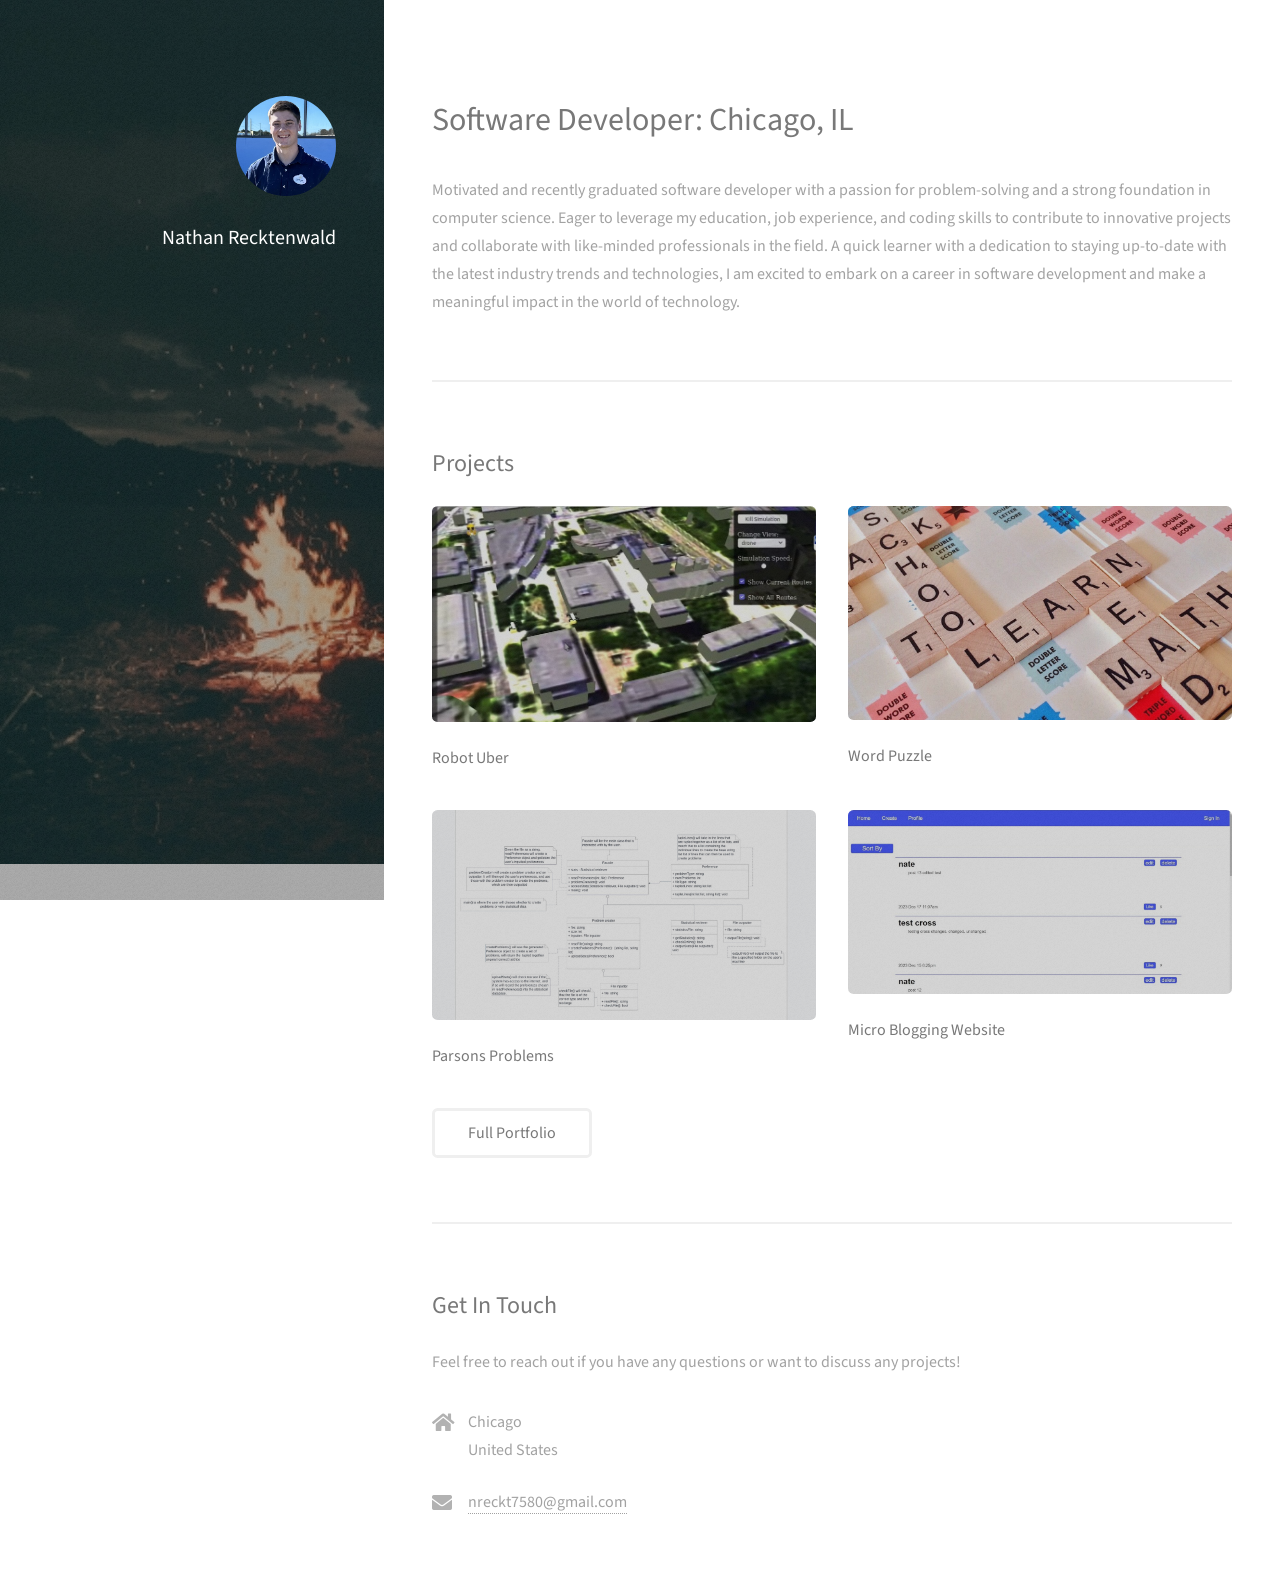
<file: index.html>
<!DOCTYPE HTML>
<html>
	<head>
		<title>Portfolio</title>
		<meta charset="utf-8" />
		<meta name="viewport" content="width=device-width, initial-scale=1, user-scalable=no" />
		<link rel="stylesheet" href="assets/css/main.css" />
	</head>
	<body class="is-preload">

		<!-- Header -->
			<header id="header">
				<div class="inner">
					<a href="#" class="image avatar"><img src="images/avatar.jpg" alt="" /></a>
					<h1><strong>Nathan Recktenwald</strong></h1>
				</div>
			</header>

		<!-- Main -->
			<div id="main">

				<!-- One -->
					<section id="one">
						<header class="major">
							<h2>Software Developer: Chicago, IL</h2>
						</header>
						<p>Motivated and recently graduated software developer with a passion for problem-solving and a strong foundation in computer science. Eager to leverage my education, job experience, and coding skills to contribute to innovative projects and collaborate with like-minded professionals in the field. A quick learner with a dedication to staying up-to-date with the latest industry trends and technologies, I am excited to embark on a career in software development and make a meaningful impact in the world of technology.</p>
					</section>

				<!-- Two -->
					<section id="two">
						<h2>Projects</h2>
						<div class="row">
							<article class="col-6 col-12-xsmall work-item">
								<a href="images/fulls/01.jpg" class="image fit thumb"><img src="images/thumbs/01.jpg" alt="" /></a>
								<h3>Robot Uber</h3>
							</article>
							<article class="col-6 col-12-xsmall work-item">
								<a href="images/fulls/02.jpg" class="image fit thumb"><img src="images/thumbs/02.jpg" alt="" /></a>
								<h3>Word Puzzle</h3>
							</article>
							<article class="col-6 col-12-xsmall work-item">
								<a href="images/fulls/03.jpg" class="image fit thumb"><img src="images/thumbs/03.jpg" alt="" /></a>
								<h3>Parsons Problems</h3>
							</article>
							<article class="col-6 col-12-xsmall work-item">
								<a href="images/fulls/MicroBloggingWebsite.jpg" class="image fit thumb"><img src="images/thumbs//MicroBloggingWebsite.jpg" alt="" /></a>
								<h3>Micro Blogging Website</h3>
						</div>
						<ul class="actions">
							<li><a href="https://github.com/NateRecktenwald/" class="button" target="_blank">Full Portfolio</a></li>
						</ul>
					</section>

				<!-- Three -->
					<section id="three">
						<h2>Get In Touch</h2>
						<p>Feel free to reach out if you have any questions or want to discuss any projects!</p>
						<div class="row">
							<div class="col-4 col-12-small">
								<ul class="labeled-icons">
									<li>
										<h3 class="icon solid fa-home"><span class="label">Address</span></h3>
										Chicago<br />
										United States
									</li>
									<li>
										<h3 class="icon solid fa-envelope"><span class="label">Email</span></h3>
										<a href="#">nreckt7580@gmail.com</a>
									</li>
								</ul>
							</div>
						</div>
					</section>
			</div>

		<!-- Footer -->
			<footer id="footer">
				<div class="inner">
				</div>
			</footer>

		<!-- Scripts -->
			<script src="assets/js/jquery.min.js"></script>
			<script src="assets/js/jquery.poptrox.min.js"></script>
			<script src="assets/js/browser.min.js"></script>
			<script src="assets/js/breakpoints.min.js"></script>
			<script src="assets/js/util.js"></script>
			<script src="assets/js/main.js"></script>

	</body>
</html>
</file>
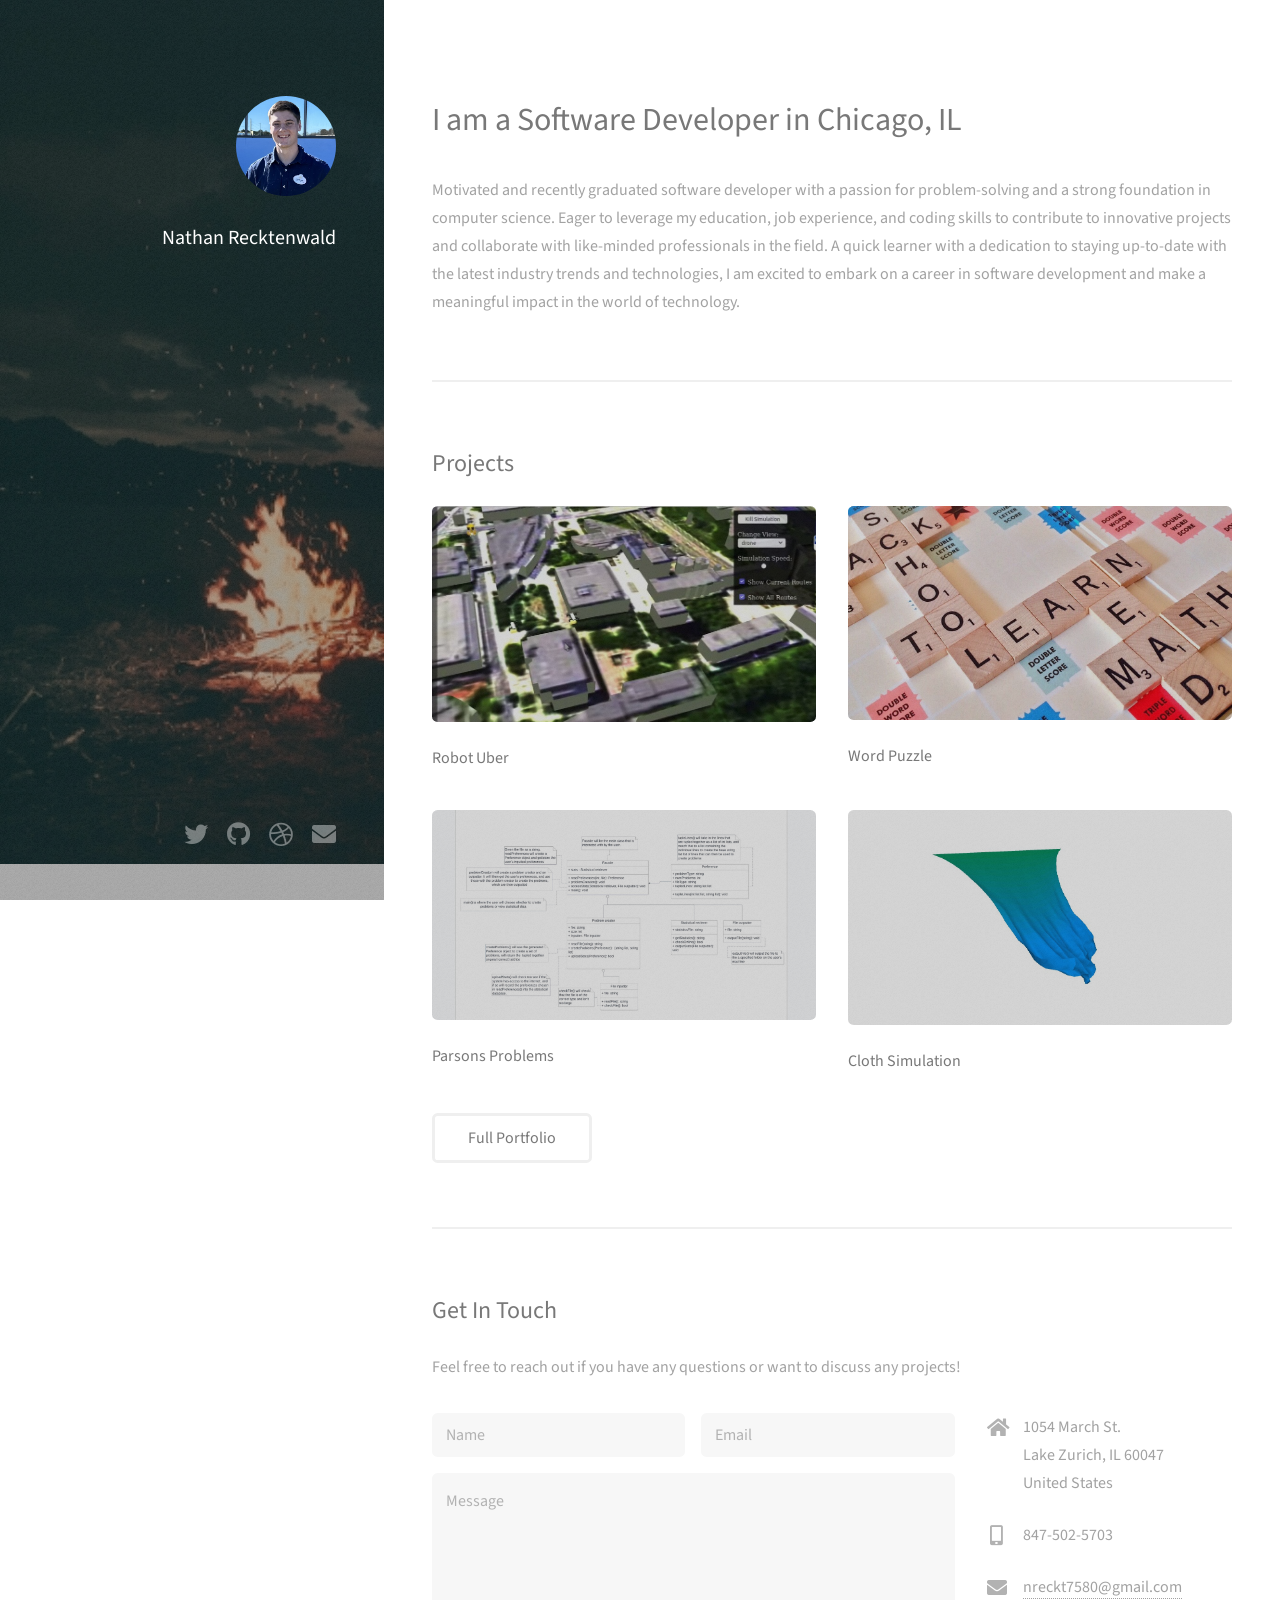
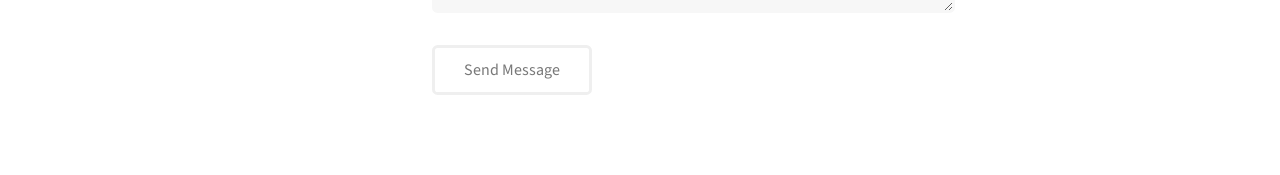
<file: PortfolioWebsite.html>
<!DOCTYPE HTML>
<html>
	<head>
		<title>Portfolio</title>
		<meta charset="utf-8" />
		<meta name="viewport" content="width=device-width, initial-scale=1, user-scalable=no" />
		<link rel="stylesheet" href="assets/css/main.css" />
	</head>
	<body class="is-preload">

		<!-- Header -->
			<header id="header">
				<div class="inner">
					<a href="#" class="image avatar"><img src="images/avatar.jpg" alt="" /></a>
					<h1><strong>Nathan Recktenwald</strong></h1>
				</div>
			</header>

		<!-- Main -->
			<div id="main">

				<!-- One -->
					<section id="one">
						<header class="major">
							<h2>I am a Software Developer in Chicago, IL</h2>
						</header>
						<p>Motivated and recently graduated software developer with a passion for problem-solving and a strong foundation in computer science. Eager to leverage my education, job experience, and coding skills to contribute to innovative projects and collaborate with like-minded professionals in the field. A quick learner with a dedication to staying up-to-date with the latest industry trends and technologies, I am excited to embark on a career in software development and make a meaningful impact in the world of technology.</p>
					</section>

				<!-- Two -->
					<section id="two">
						<h2>Projects</h2>
						<div class="row">
							<article class="col-6 col-12-xsmall work-item">
								<a href="images/fulls/01.jpg" class="image fit thumb"><img src="images/thumbs/01.jpg" alt="" /></a>
								<h3>Robot Uber</h3>
							</article>
							<article class="col-6 col-12-xsmall work-item">
								<a href="images/fulls/02.jpg" class="image fit thumb"><img src="images/thumbs/02.jpg" alt="" /></a>
								<h3>Word Puzzle</h3>
							</article>
							<article class="col-6 col-12-xsmall work-item">
								<a href="images/fulls/03.jpg" class="image fit thumb"><img src="images/thumbs/03.jpg" alt="" /></a>
								<h3>Parsons Problems</h3>
							</article>
							<article class="col-6 col-12-xsmall work-item">
								<a href="images/fulls/04.jpg" class="image fit thumb"><img src="images/thumbs/04.jpg" alt="" /></a>
								<h3>Cloth Simulation</h3>
						</div>
						<ul class="actions">
							<li><a href="#" class="button">Full Portfolio</a></li>
						</ul>
					</section>

				<!-- Three -->
					<section id="three">
						<h2>Get In Touch</h2>
						<p>Feel free to reach out if you have any questions or want to discuss any projects!</p>
						<div class="row">
							<div class="col-8 col-12-small">
								<form method="post" action="#">
									<div class="row gtr-uniform gtr-50">
										<div class="col-6 col-12-xsmall"><input type="text" name="name" id="name" placeholder="Name" /></div>
										<div class="col-6 col-12-xsmall"><input type="email" name="email" id="email" placeholder="Email" /></div>
										<div class="col-12"><textarea name="message" id="message" placeholder="Message" rows="4"></textarea></div>
									</div>
								</form>
								<ul class="actions">
									<li><input type="submit" value="Send Message" /></li>
								</ul>
							</div>
							<div class="col-4 col-12-small">
								<ul class="labeled-icons">
									<li>
										<h3 class="icon solid fa-home"><span class="label">Address</span></h3>
										1054 March St.<br />
										Lake Zurich, IL 60047<br />
										United States
									</li>
									<li>
										<h3 class="icon solid fa-mobile-alt"><span class="label">Phone</span></h3>
										847-502-5703
									</li>
									<li>
										<h3 class="icon solid fa-envelope"><span class="label">Email</span></h3>
										<a href="#">nreckt7580@gmail.com</a>
									</li>
								</ul>
							</div>
						</div>
					</section>
			</div>

		<!-- Footer -->
			<footer id="footer">
				<div class="inner">
					<ul class="icons">
						<li><a href="#" class="icon brands fa-twitter"><span class="label">Twitter</span></a></li>
						<li><a href="#" class="icon brands fa-github"><span class="label">Github</span></a></li>
						<li><a href="#" class="icon brands fa-dribbble"><span class="label">Dribbble</span></a></li>
						<li><a href="#" class="icon solid fa-envelope"><span class="label">Email</span></a></li>
					</ul>
				</div>
			</footer>

		<!-- Scripts -->
			<script src="assets/js/jquery.min.js"></script>
			<script src="assets/js/jquery.poptrox.min.js"></script>
			<script src="assets/js/browser.min.js"></script>
			<script src="assets/js/breakpoints.min.js"></script>
			<script src="assets/js/util.js"></script>
			<script src="assets/js/main.js"></script>

	</body>
</html>
</file>
<file: assets/css/main.css>
@import url("fontawesome-all.min.css");
@import url("https://fonts.googleapis.com/css?family=Source+Sans+Pro:400,400italic");

/*
	Strata by HTML5 UP
	html5up.net | @ajlkn
	Free for personal and commercial use under the CCA 3.0 license (html5up.net/license)
*/

html, body, div, span, applet, object,
iframe, h1, h2, h3, h4, h5, h6, p, blockquote,
pre, a, abbr, acronym, address, big, cite,
code, del, dfn, em, img, ins, kbd, q, s, samp,
small, strike, strong, sub, sup, tt, var, b,
u, i, center, dl, dt, dd, ol, ul, li, fieldset,
form, label, legend, table, caption, tbody,
tfoot, thead, tr, th, td, article, aside,
canvas, details, embed, figure, figcaption,
footer, header, hgroup, menu, nav, output, ruby,
section, summary, time, mark, audio, video {
	margin: 0;
	padding: 0;
	border: 0;
	font-size: 100%;
	font: inherit;
	vertical-align: baseline;}

article, aside, details, figcaption, figure,
footer, header, hgroup, menu, nav, section {
	display: block;}

body {
	line-height: 1;
}

ol, ul {
	list-style: none;
}

blockquote, q {
	quotes: none;
}

	blockquote:before, blockquote:after, q:before, q:after {
		content: '';
		content: none;
	}

table {
	border-collapse: collapse;
	border-spacing: 0;
}

body {
	-webkit-text-size-adjust: none;
}

mark {
	background-color: transparent;
	color: inherit;
}

input::-moz-focus-inner {
	border: 0;
	padding: 0;
}

input, select, textarea {
	-moz-appearance: none;
	-webkit-appearance: none;
	-ms-appearance: none;
	appearance: none;
}

/* Basic */

	html {
		box-sizing: border-box;
	}

	*, *:before, *:after {
		box-sizing: inherit;
	}

	body {
		background: #fff;
	}

		body.is-preload *, body.is-preload *:before, body.is-preload *:after {
			-moz-animation: none !important;
			-webkit-animation: none !important;
			-ms-animation: none !important;
			animation: none !important;
			-moz-transition: none !important;
			-webkit-transition: none !important;
			-ms-transition: none !important;
			transition: none !important;
		}

	body, input, select, textarea {
		color: #a2a2a2;
		font-family: "Source Sans Pro", Helvetica, sans-serif;
		font-size: 16pt;
		font-weight: 400;
		line-height: 1.75em;
	}

	a {
		-moz-transition: color 0.2s ease-in-out, border-color 0.2s ease-in-out;
		-webkit-transition: color 0.2s ease-in-out, border-color 0.2s ease-in-out;
		-ms-transition: color 0.2s ease-in-out, border-color 0.2s ease-in-out;
		transition: color 0.2s ease-in-out, border-color 0.2s ease-in-out;
		border-bottom: dotted 1px;
		color: #49bf9d;
		text-decoration: none;
	}

		a:hover {
			border-bottom-color: transparent;
			color: #49bf9d !important;
			text-decoration: none;
		}

	strong, b {
		color: #787878;
		font-weight: 400;
	}

	em, i {
		font-style: italic;
	}

	p {
		margin: 0 0 2em 0;
	}

	h1, h2, h3, h4, h5, h6 {
		color: #787878;
		font-weight: 400;
		line-height: 1em;
		margin: 0 0 1em 0;
	}

		h1 a, h2 a, h3 a, h4 a, h5 a, h6 a {
			color: inherit;
			text-decoration: none;
		}

	h1 {
		font-size: 2em;
		line-height: 1.5em;
	}

	h2 {
		font-size: 1.5em;
		line-height: 1.5em;
	}

	h3 {
		font-size: 1.25em;
		line-height: 1.5em;
	}

	h4 {
		font-size: 1.1em;
		line-height: 1.5em;
	}

	h5 {
		font-size: 0.9em;
		line-height: 1.5em;
	}

	h6 {
		font-size: 0.7em;
		line-height: 1.5em;
	}

	sub {
		font-size: 0.8em;
		position: relative;
		top: 0.5em;
	}

	sup {
		font-size: 0.8em;
		position: relative;
		top: -0.5em;
	}

	hr {
		border: 0;
		border-bottom: solid 2px #efefef;
		margin: 2em 0;
	}

		hr.major {
			margin: 3em 0;
		}

	blockquote {
		border-left: solid 6px #efefef;
		font-style: italic;
		margin: 0 0 2em 0;
		padding: 0.5em 0 0.5em 1.5em;
	}

	code {
		background: #f7f7f7;
		border-radius: 0.35em;
		border: solid 2px #efefef;
		font-family: "Courier New", monospace;
		font-size: 0.9em;
		margin: 0 0.25em;
		padding: 0.25em 0.65em;
	}

	pre {
		-webkit-overflow-scrolling: touch;
		font-family: "Courier New", monospace;
		font-size: 0.9em;
		margin: 0 0 2em 0;
	}

		pre code {
			display: block;
			line-height: 1.75em;
			padding: 1em 1.5em;
			overflow-x: auto;
		}

	.align-left {
		text-align: left;
	}

	.align-center {
		text-align: center;
	}

	.align-right {
		text-align: right;
	}

/* Container */

	.container {
		margin: 0 auto;
		max-width: calc(100% - 4em);
		width: 100%;
	}

		.container.xsmall {
			width: 25%;
		}

		.container.small {
			width: 50%;
		}

		.container.medium {
			width: 75%;
		}

		.container.large {
			width: 125%;
		}

		.container.xlarge {
			width: 150%;
		}

		.container.max {
			width: 100%;
		}

		@media screen and (max-width: 980px) {

			.container {
				width: 100% !important;
				max-width: 100% !important;
			}

		}

		@media screen and (max-width: 480px) {

			.container {
				max-width: calc(100% - 3em);
			}

		}

/* Row */

	.row {
		display: flex;
		flex-wrap: wrap;
		box-sizing: border-box;
		align-items: stretch;
	}

		.row > * {
			box-sizing: border-box;
		}

		.row.gtr-uniform > * > :last-child {
			margin-bottom: 0;
		}

		.row.aln-left {
			justify-content: flex-start;
		}

		.row.aln-center {
			justify-content: center;
		}

		.row.aln-right {
			justify-content: flex-end;
		}

		.row.aln-top {
			align-items: flex-start;
		}

		.row.aln-middle {
			align-items: center;
		}

		.row.aln-bottom {
			align-items: flex-end;
		}

		.row > .imp {
			order: -1;
		}

		.row > .col-1 {
			width: 8.33333%;
		}

		.row > .off-1 {
			margin-left: 8.33333%;
		}

		.row > .col-2 {
			width: 16.66667%;
		}

		.row > .off-2 {
			margin-left: 16.66667%;
		}

		.row > .col-3 {
			width: 25%;
		}

		.row > .off-3 {
			margin-left: 25%;
		}

		.row > .col-4 {
			width: 33.33333%;
		}

		.row > .off-4 {
			margin-left: 33.33333%;
		}

		.row > .col-5 {
			width: 41.66667%;
		}

		.row > .off-5 {
			margin-left: 41.66667%;
		}

		.row > .col-6 {
			width: 50%;
		}

		.row > .off-6 {
			margin-left: 50%;
		}

		.row > .col-7 {
			width: 58.33333%;
		}

		.row > .off-7 {
			margin-left: 58.33333%;
		}

		.row > .col-8 {
			width: 66.66667%;
		}

		.row > .off-8 {
			margin-left: 66.66667%;
		}

		.row > .col-9 {
			width: 75%;
		}

		.row > .off-9 {
			margin-left: 75%;
		}

		.row > .col-10 {
			width: 83.33333%;
		}

		.row > .off-10 {
			margin-left: 83.33333%;
		}

		.row > .col-11 {
			width: 91.66667%;
		}

		.row > .off-11 {
			margin-left: 91.66667%;
		}

		.row > .col-12 {
			width: 100%;
		}

		.row > .off-12 {
			margin-left: 100%;
		}

		.row.gtr-0 {
			margin-top: 0;
			margin-left: 0em;
		}

			.row.gtr-0 > * {
				padding: 0 0 0 0em;
			}

			.row.gtr-0.gtr-uniform {
				margin-top: 0em;
			}

				.row.gtr-0.gtr-uniform > * {
					padding-top: 0em;
				}

		.row.gtr-25 {
			margin-top: 0;
			margin-left: -0.625em;
		}

			.row.gtr-25 > * {
				padding: 0 0 0 0.625em;
			}

			.row.gtr-25.gtr-uniform {
				margin-top: -0.625em;
			}

				.row.gtr-25.gtr-uniform > * {
					padding-top: 0.625em;
				}

		.row.gtr-50 {
			margin-top: 0;
			margin-left: -1.25em;
		}

			.row.gtr-50 > * {
				padding: 0 0 0 1.25em;
			}

			.row.gtr-50.gtr-uniform {
				margin-top: -1.25em;
			}

				.row.gtr-50.gtr-uniform > * {
					padding-top: 1.25em;
				}

		.row {
			margin-top: 0;
			margin-left: -2.5em;
		}

			.row > * {
				padding: 0 0 0 2.5em;
			}

			.row.gtr-uniform {
				margin-top: -2.5em;
			}

				.row.gtr-uniform > * {
					padding-top: 2.5em;
				}

		.row.gtr-150 {
			margin-top: 0;
			margin-left: -3.75em;
		}

			.row.gtr-150 > * {
				padding: 0 0 0 3.75em;
			}

			.row.gtr-150.gtr-uniform {
				margin-top: -3.75em;
			}

				.row.gtr-150.gtr-uniform > * {
					padding-top: 3.75em;
				}

		.row.gtr-200 {
			margin-top: 0;
			margin-left: -5em;
		}

			.row.gtr-200 > * {
				padding: 0 0 0 5em;
			}

			.row.gtr-200.gtr-uniform {
				margin-top: -5em;
			}

				.row.gtr-200.gtr-uniform > * {
					padding-top: 5em;
				}

		@media screen and (max-width: 1800px) {

			.row {
				display: flex;
				flex-wrap: wrap;
				box-sizing: border-box;
				align-items: stretch;
			}

				.row > * {
					box-sizing: border-box;
				}

				.row.gtr-uniform > * > :last-child {
					margin-bottom: 0;
				}

				.row.aln-left {
					justify-content: flex-start;
				}

				.row.aln-center {
					justify-content: center;
				}

				.row.aln-right {
					justify-content: flex-end;
				}

				.row.aln-top {
					align-items: flex-start;
				}

				.row.aln-middle {
					align-items: center;
				}

				.row.aln-bottom {
					align-items: flex-end;
				}

				.row > .imp-xlarge {
					order: -1;
				}

				.row > .col-1-xlarge {
					width: 8.33333%;
				}

				.row > .off-1-xlarge {
					margin-left: 8.33333%;
				}

				.row > .col-2-xlarge {
					width: 16.66667%;
				}

				.row > .off-2-xlarge {
					margin-left: 16.66667%;
				}

				.row > .col-3-xlarge {
					width: 25%;
				}

				.row > .off-3-xlarge {
					margin-left: 25%;
				}

				.row > .col-4-xlarge {
					width: 33.33333%;
				}

				.row > .off-4-xlarge {
					margin-left: 33.33333%;
				}

				.row > .col-5-xlarge {
					width: 41.66667%;
				}

				.row > .off-5-xlarge {
					margin-left: 41.66667%;
				}

				.row > .col-6-xlarge {
					width: 50%;
				}

				.row > .off-6-xlarge {
					margin-left: 50%;
				}

				.row > .col-7-xlarge {
					width: 58.33333%;
				}

				.row > .off-7-xlarge {
					margin-left: 58.33333%;
				}

				.row > .col-8-xlarge {
					width: 66.66667%;
				}

				.row > .off-8-xlarge {
					margin-left: 66.66667%;
				}

				.row > .col-9-xlarge {
					width: 75%;
				}

				.row > .off-9-xlarge {
					margin-left: 75%;
				}

				.row > .col-10-xlarge {
					width: 83.33333%;
				}

				.row > .off-10-xlarge {
					margin-left: 83.33333%;
				}

				.row > .col-11-xlarge {
					width: 91.66667%;
				}

				.row > .off-11-xlarge {
					margin-left: 91.66667%;
				}

				.row > .col-12-xlarge {
					width: 100%;
				}

				.row > .off-12-xlarge {
					margin-left: 100%;
				}

				.row.gtr-0 {
					margin-top: 0;
					margin-left: 0em;
				}

					.row.gtr-0 > * {
						padding: 0 0 0 0em;
					}

					.row.gtr-0.gtr-uniform {
						margin-top: 0em;
					}

						.row.gtr-0.gtr-uniform > * {
							padding-top: 0em;
						}

				.row.gtr-25 {
					margin-top: 0;
					margin-left: -0.625em;
				}

					.row.gtr-25 > * {
						padding: 0 0 0 0.625em;
					}

					.row.gtr-25.gtr-uniform {
						margin-top: -0.625em;
					}

						.row.gtr-25.gtr-uniform > * {
							padding-top: 0.625em;
						}

				.row.gtr-50 {
					margin-top: 0;
					margin-left: -1.25em;
				}

					.row.gtr-50 > * {
						padding: 0 0 0 1.25em;
					}

					.row.gtr-50.gtr-uniform {
						margin-top: -1.25em;
					}

						.row.gtr-50.gtr-uniform > * {
							padding-top: 1.25em;
						}

				.row {
					margin-top: 0;
					margin-left: -2.5em;
				}

					.row > * {
						padding: 0 0 0 2.5em;
					}

					.row.gtr-uniform {
						margin-top: -2.5em;
					}

						.row.gtr-uniform > * {
							padding-top: 2.5em;
						}

				.row.gtr-150 {
					margin-top: 0;
					margin-left: -3.75em;
				}

					.row.gtr-150 > * {
						padding: 0 0 0 3.75em;
					}

					.row.gtr-150.gtr-uniform {
						margin-top: -3.75em;
					}

						.row.gtr-150.gtr-uniform > * {
							padding-top: 3.75em;
						}

				.row.gtr-200 {
					margin-top: 0;
					margin-left: -5em;
				}

					.row.gtr-200 > * {
						padding: 0 0 0 5em;
					}

					.row.gtr-200.gtr-uniform {
						margin-top: -5em;
					}

						.row.gtr-200.gtr-uniform > * {
							padding-top: 5em;
						}

		}

		@media screen and (max-width: 1280px) {

			.row {
				display: flex;
				flex-wrap: wrap;
				box-sizing: border-box;
				align-items: stretch;
			}

				.row > * {
					box-sizing: border-box;
				}

				.row.gtr-uniform > * > :last-child {
					margin-bottom: 0;
				}

				.row.aln-left {
					justify-content: flex-start;
				}

				.row.aln-center {
					justify-content: center;
				}

				.row.aln-right {
					justify-content: flex-end;
				}

				.row.aln-top {
					align-items: flex-start;
				}

				.row.aln-middle {
					align-items: center;
				}

				.row.aln-bottom {
					align-items: flex-end;
				}

				.row > .imp-large {
					order: -1;
				}

				.row > .col-1-large {
					width: 8.33333%;
				}

				.row > .off-1-large {
					margin-left: 8.33333%;
				}

				.row > .col-2-large {
					width: 16.66667%;
				}

				.row > .off-2-large {
					margin-left: 16.66667%;
				}

				.row > .col-3-large {
					width: 25%;
				}

				.row > .off-3-large {
					margin-left: 25%;
				}

				.row > .col-4-large {
					width: 33.33333%;
				}

				.row > .off-4-large {
					margin-left: 33.33333%;
				}

				.row > .col-5-large {
					width: 41.66667%;
				}

				.row > .off-5-large {
					margin-left: 41.66667%;
				}

				.row > .col-6-large {
					width: 50%;
				}

				.row > .off-6-large {
					margin-left: 50%;
				}

				.row > .col-7-large {
					width: 58.33333%;
				}

				.row > .off-7-large {
					margin-left: 58.33333%;
				}

				.row > .col-8-large {
					width: 66.66667%;
				}

				.row > .off-8-large {
					margin-left: 66.66667%;
				}

				.row > .col-9-large {
					width: 75%;
				}

				.row > .off-9-large {
					margin-left: 75%;
				}

				.row > .col-10-large {
					width: 83.33333%;
				}

				.row > .off-10-large {
					margin-left: 83.33333%;
				}

				.row > .col-11-large {
					width: 91.66667%;
				}

				.row > .off-11-large {
					margin-left: 91.66667%;
				}

				.row > .col-12-large {
					width: 100%;
				}

				.row > .off-12-large {
					margin-left: 100%;
				}

				.row.gtr-0 {
					margin-top: 0;
					margin-left: 0em;
				}

					.row.gtr-0 > * {
						padding: 0 0 0 0em;
					}

					.row.gtr-0.gtr-uniform {
						margin-top: 0em;
					}

						.row.gtr-0.gtr-uniform > * {
							padding-top: 0em;
						}

				.row.gtr-25 {
					margin-top: 0;
					margin-left: -0.5em;
				}

					.row.gtr-25 > * {
						padding: 0 0 0 0.5em;
					}

					.row.gtr-25.gtr-uniform {
						margin-top: -0.5em;
					}

						.row.gtr-25.gtr-uniform > * {
							padding-top: 0.5em;
						}

				.row.gtr-50 {
					margin-top: 0;
					margin-left: -1em;
				}

					.row.gtr-50 > * {
						padding: 0 0 0 1em;
					}

					.row.gtr-50.gtr-uniform {
						margin-top: -1em;
					}

						.row.gtr-50.gtr-uniform > * {
							padding-top: 1em;
						}

				.row {
					margin-top: 0;
					margin-left: -2em;
				}

					.row > * {
						padding: 0 0 0 2em;
					}

					.row.gtr-uniform {
						margin-top: -2em;
					}

						.row.gtr-uniform > * {
							padding-top: 2em;
						}

				.row.gtr-150 {
					margin-top: 0;
					margin-left: -3em;
				}

					.row.gtr-150 > * {
						padding: 0 0 0 3em;
					}

					.row.gtr-150.gtr-uniform {
						margin-top: -3em;
					}

						.row.gtr-150.gtr-uniform > * {
							padding-top: 3em;
						}

				.row.gtr-200 {
					margin-top: 0;
					margin-left: -4em;
				}

					.row.gtr-200 > * {
						padding: 0 0 0 4em;
					}

					.row.gtr-200.gtr-uniform {
						margin-top: -4em;
					}

						.row.gtr-200.gtr-uniform > * {
							padding-top: 4em;
						}

		}

		@media screen and (max-width: 980px) {

			.row {
				display: flex;
				flex-wrap: wrap;
				box-sizing: border-box;
				align-items: stretch;
			}

				.row > * {
					box-sizing: border-box;
				}

				.row.gtr-uniform > * > :last-child {
					margin-bottom: 0;
				}

				.row.aln-left {
					justify-content: flex-start;
				}

				.row.aln-center {
					justify-content: center;
				}

				.row.aln-right {
					justify-content: flex-end;
				}

				.row.aln-top {
					align-items: flex-start;
				}

				.row.aln-middle {
					align-items: center;
				}

				.row.aln-bottom {
					align-items: flex-end;
				}

				.row > .imp-medium {
					order: -1;
				}

				.row > .col-1-medium {
					width: 8.33333%;
				}

				.row > .off-1-medium {
					margin-left: 8.33333%;
				}

				.row > .col-2-medium {
					width: 16.66667%;
				}

				.row > .off-2-medium {
					margin-left: 16.66667%;
				}

				.row > .col-3-medium {
					width: 25%;
				}

				.row > .off-3-medium {
					margin-left: 25%;
				}

				.row > .col-4-medium {
					width: 33.33333%;
				}

				.row > .off-4-medium {
					margin-left: 33.33333%;
				}

				.row > .col-5-medium {
					width: 41.66667%;
				}

				.row > .off-5-medium {
					margin-left: 41.66667%;
				}

				.row > .col-6-medium {
					width: 50%;
				}

				.row > .off-6-medium {
					margin-left: 50%;
				}

				.row > .col-7-medium {
					width: 58.33333%;
				}

				.row > .off-7-medium {
					margin-left: 58.33333%;
				}

				.row > .col-8-medium {
					width: 66.66667%;
				}

				.row > .off-8-medium {
					margin-left: 66.66667%;
				}

				.row > .col-9-medium {
					width: 75%;
				}

				.row > .off-9-medium {
					margin-left: 75%;
				}

				.row > .col-10-medium {
					width: 83.33333%;
				}

				.row > .off-10-medium {
					margin-left: 83.33333%;
				}

				.row > .col-11-medium {
					width: 91.66667%;
				}

				.row > .off-11-medium {
					margin-left: 91.66667%;
				}

				.row > .col-12-medium {
					width: 100%;
				}

				.row > .off-12-medium {
					margin-left: 100%;
				}

				.row.gtr-0 {
					margin-top: 0;
					margin-left: 0em;
				}

					.row.gtr-0 > * {
						padding: 0 0 0 0em;
					}

					.row.gtr-0.gtr-uniform {
						margin-top: 0em;
					}

						.row.gtr-0.gtr-uniform > * {
							padding-top: 0em;
						}

				.row.gtr-25 {
					margin-top: 0;
					margin-left: -0.5em;
				}

					.row.gtr-25 > * {
						padding: 0 0 0 0.5em;
					}

					.row.gtr-25.gtr-uniform {
						margin-top: -0.5em;
					}

						.row.gtr-25.gtr-uniform > * {
							padding-top: 0.5em;
						}

				.row.gtr-50 {
					margin-top: 0;
					margin-left: -1em;
				}

					.row.gtr-50 > * {
						padding: 0 0 0 1em;
					}

					.row.gtr-50.gtr-uniform {
						margin-top: -1em;
					}

						.row.gtr-50.gtr-uniform > * {
							padding-top: 1em;
						}

				.row {
					margin-top: 0;
					margin-left: -2em;
				}

					.row > * {
						padding: 0 0 0 2em;
					}

					.row.gtr-uniform {
						margin-top: -2em;
					}

						.row.gtr-uniform > * {
							padding-top: 2em;
						}

				.row.gtr-150 {
					margin-top: 0;
					margin-left: -3em;
				}

					.row.gtr-150 > * {
						padding: 0 0 0 3em;
					}

					.row.gtr-150.gtr-uniform {
						margin-top: -3em;
					}

						.row.gtr-150.gtr-uniform > * {
							padding-top: 3em;
						}

				.row.gtr-200 {
					margin-top: 0;
					margin-left: -4em;
				}

					.row.gtr-200 > * {
						padding: 0 0 0 4em;
					}

					.row.gtr-200.gtr-uniform {
						margin-top: -4em;
					}

						.row.gtr-200.gtr-uniform > * {
							padding-top: 4em;
						}

		}

		@media screen and (max-width: 736px) {

			.row {
				display: flex;
				flex-wrap: wrap;
				box-sizing: border-box;
				align-items: stretch;
			}

				.row > * {
					box-sizing: border-box;
				}

				.row.gtr-uniform > * > :last-child {
					margin-bottom: 0;
				}

				.row.aln-left {
					justify-content: flex-start;
				}

				.row.aln-center {
					justify-content: center;
				}

				.row.aln-right {
					justify-content: flex-end;
				}

				.row.aln-top {
					align-items: flex-start;
				}

				.row.aln-middle {
					align-items: center;
				}

				.row.aln-bottom {
					align-items: flex-end;
				}

				.row > .imp-small {
					order: -1;
				}

				.row > .col-1-small {
					width: 8.33333%;
				}

				.row > .off-1-small {
					margin-left: 8.33333%;
				}

				.row > .col-2-small {
					width: 16.66667%;
				}

				.row > .off-2-small {
					margin-left: 16.66667%;
				}

				.row > .col-3-small {
					width: 25%;
				}

				.row > .off-3-small {
					margin-left: 25%;
				}

				.row > .col-4-small {
					width: 33.33333%;
				}

				.row > .off-4-small {
					margin-left: 33.33333%;
				}

				.row > .col-5-small {
					width: 41.66667%;
				}

				.row > .off-5-small {
					margin-left: 41.66667%;
				}

				.row > .col-6-small {
					width: 50%;
				}

				.row > .off-6-small {
					margin-left: 50%;
				}

				.row > .col-7-small {
					width: 58.33333%;
				}

				.row > .off-7-small {
					margin-left: 58.33333%;
				}

				.row > .col-8-small {
					width: 66.66667%;
				}

				.row > .off-8-small {
					margin-left: 66.66667%;
				}

				.row > .col-9-small {
					width: 75%;
				}

				.row > .off-9-small {
					margin-left: 75%;
				}

				.row > .col-10-small {
					width: 83.33333%;
				}

				.row > .off-10-small {
					margin-left: 83.33333%;
				}

				.row > .col-11-small {
					width: 91.66667%;
				}

				.row > .off-11-small {
					margin-left: 91.66667%;
				}

				.row > .col-12-small {
					width: 100%;
				}

				.row > .off-12-small {
					margin-left: 100%;
				}

				.row.gtr-0 {
					margin-top: 0;
					margin-left: 0em;
				}

					.row.gtr-0 > * {
						padding: 0 0 0 0em;
					}

					.row.gtr-0.gtr-uniform {
						margin-top: 0em;
					}

						.row.gtr-0.gtr-uniform > * {
							padding-top: 0em;
						}

				.row.gtr-25 {
					margin-top: 0;
					margin-left: -0.375em;
				}

					.row.gtr-25 > * {
						padding: 0 0 0 0.375em;
					}

					.row.gtr-25.gtr-uniform {
						margin-top: -0.375em;
					}

						.row.gtr-25.gtr-uniform > * {
							padding-top: 0.375em;
						}

				.row.gtr-50 {
					margin-top: 0;
					margin-left: -0.75em;
				}

					.row.gtr-50 > * {
						padding: 0 0 0 0.75em;
					}

					.row.gtr-50.gtr-uniform {
						margin-top: -0.75em;
					}

						.row.gtr-50.gtr-uniform > * {
							padding-top: 0.75em;
						}

				.row {
					margin-top: 0;
					margin-left: -1.5em;
				}

					.row > * {
						padding: 0 0 0 1.5em;
					}

					.row.gtr-uniform {
						margin-top: -1.5em;
					}

						.row.gtr-uniform > * {
							padding-top: 1.5em;
						}

				.row.gtr-150 {
					margin-top: 0;
					margin-left: -2.25em;
				}

					.row.gtr-150 > * {
						padding: 0 0 0 2.25em;
					}

					.row.gtr-150.gtr-uniform {
						margin-top: -2.25em;
					}

						.row.gtr-150.gtr-uniform > * {
							padding-top: 2.25em;
						}

				.row.gtr-200 {
					margin-top: 0;
					margin-left: -3em;
				}

					.row.gtr-200 > * {
						padding: 0 0 0 3em;
					}

					.row.gtr-200.gtr-uniform {
						margin-top: -3em;
					}

						.row.gtr-200.gtr-uniform > * {
							padding-top: 3em;
						}

		}

		@media screen and (max-width: 480px) {

			.row {
				display: flex;
				flex-wrap: wrap;
				box-sizing: border-box;
				align-items: stretch;
			}

				.row > * {
					box-sizing: border-box;
				}

				.row.gtr-uniform > * > :last-child {
					margin-bottom: 0;
				}

				.row.aln-left {
					justify-content: flex-start;
				}

				.row.aln-center {
					justify-content: center;
				}

				.row.aln-right {
					justify-content: flex-end;
				}

				.row.aln-top {
					align-items: flex-start;
				}

				.row.aln-middle {
					align-items: center;
				}

				.row.aln-bottom {
					align-items: flex-end;
				}

				.row > .imp-xsmall {
					order: -1;
				}

				.row > .col-1-xsmall {
					width: 8.33333%;
				}

				.row > .off-1-xsmall {
					margin-left: 8.33333%;
				}

				.row > .col-2-xsmall {
					width: 16.66667%;
				}

				.row > .off-2-xsmall {
					margin-left: 16.66667%;
				}

				.row > .col-3-xsmall {
					width: 25%;
				}

				.row > .off-3-xsmall {
					margin-left: 25%;
				}

				.row > .col-4-xsmall {
					width: 33.33333%;
				}

				.row > .off-4-xsmall {
					margin-left: 33.33333%;
				}

				.row > .col-5-xsmall {
					width: 41.66667%;
				}

				.row > .off-5-xsmall {
					margin-left: 41.66667%;
				}

				.row > .col-6-xsmall {
					width: 50%;
				}

				.row > .off-6-xsmall {
					margin-left: 50%;
				}

				.row > .col-7-xsmall {
					width: 58.33333%;
				}

				.row > .off-7-xsmall {
					margin-left: 58.33333%;
				}

				.row > .col-8-xsmall {
					width: 66.66667%;
				}

				.row > .off-8-xsmall {
					margin-left: 66.66667%;
				}

				.row > .col-9-xsmall {
					width: 75%;
				}

				.row > .off-9-xsmall {
					margin-left: 75%;
				}

				.row > .col-10-xsmall {
					width: 83.33333%;
				}

				.row > .off-10-xsmall {
					margin-left: 83.33333%;
				}

				.row > .col-11-xsmall {
					width: 91.66667%;
				}

				.row > .off-11-xsmall {
					margin-left: 91.66667%;
				}

				.row > .col-12-xsmall {
					width: 100%;
				}

				.row > .off-12-xsmall {
					margin-left: 100%;
				}

				.row.gtr-0 {
					margin-top: 0;
					margin-left: 0em;
				}

					.row.gtr-0 > * {
						padding: 0 0 0 0em;
					}

					.row.gtr-0.gtr-uniform {
						margin-top: 0em;
					}

						.row.gtr-0.gtr-uniform > * {
							padding-top: 0em;
						}

				.row.gtr-25 {
					margin-top: 0;
					margin-left: -0.375em;
				}

					.row.gtr-25 > * {
						padding: 0 0 0 0.375em;
					}

					.row.gtr-25.gtr-uniform {
						margin-top: -0.375em;
					}

						.row.gtr-25.gtr-uniform > * {
							padding-top: 0.375em;
						}

				.row.gtr-50 {
					margin-top: 0;
					margin-left: -0.75em;
				}

					.row.gtr-50 > * {
						padding: 0 0 0 0.75em;
					}

					.row.gtr-50.gtr-uniform {
						margin-top: -0.75em;
					}

						.row.gtr-50.gtr-uniform > * {
							padding-top: 0.75em;
						}

				.row {
					margin-top: 0;
					margin-left: -1.5em;
				}

					.row > * {
						padding: 0 0 0 1.5em;
					}

					.row.gtr-uniform {
						margin-top: -1.5em;
					}

						.row.gtr-uniform > * {
							padding-top: 1.5em;
						}

				.row.gtr-150 {
					margin-top: 0;
					margin-left: -2.25em;
				}

					.row.gtr-150 > * {
						padding: 0 0 0 2.25em;
					}

					.row.gtr-150.gtr-uniform {
						margin-top: -2.25em;
					}

						.row.gtr-150.gtr-uniform > * {
							padding-top: 2.25em;
						}

				.row.gtr-200 {
					margin-top: 0;
					margin-left: -3em;
				}

					.row.gtr-200 > * {
						padding: 0 0 0 3em;
					}

					.row.gtr-200.gtr-uniform {
						margin-top: -3em;
					}

						.row.gtr-200.gtr-uniform > * {
							padding-top: 3em;
						}

		}

/* Section/Article */

	section.special, article.special {
		text-align: center;
	}

	header p {
		color: #b2b2b2;
		position: relative;
		margin: 0 0 1.5em 0;
	}

	header h2 + p {
		font-size: 1.25em;
		margin-top: -1em;
		line-height: 1.5em;
	}

	header h3 + p {
		font-size: 1.1em;
		margin-top: -0.8em;
		line-height: 1.5em;
	}

	header h4 + p,
	header h5 + p,
	header h6 + p {
		font-size: 0.9em;
		margin-top: -0.6em;
		line-height: 1.5em;
	}

	header.major h2 {
		font-size: 2em;
	}

/* Form */

	form {
		margin: 0 0 2em 0;
	}

	label {
		color: #787878;
		display: block;
		font-size: 0.9em;
		font-weight: 400;
		margin: 0 0 1em 0;
	}

	input[type="text"],
	input[type="password"],
	input[type="email"],
	select,
	textarea {
		-moz-appearance: none;
		-webkit-appearance: none;
		-ms-appearance: none;
		appearance: none;
		background: #f7f7f7;
		border-radius: 0.35em;
		border: solid 2px transparent;
		color: inherit;
		display: block;
		outline: 0;
		padding: 0 0.75em;
		text-decoration: none;
		width: 100%;
	}

		input[type="text"]:invalid,
		input[type="password"]:invalid,
		input[type="email"]:invalid,
		select:invalid,
		textarea:invalid {
			box-shadow: none;
		}

		input[type="text"]:focus,
		input[type="password"]:focus,
		input[type="email"]:focus,
		select:focus,
		textarea:focus {
			border-color: #49bf9d;
		}

	select {
		background-image: url("data:image/svg+xml;charset=utf8,%3Csvg xmlns='http://www.w3.org/2000/svg' width='40' height='40' preserveAspectRatio='none' viewBox='0 0 40 40'%3E%3Cpath d='M9.4,12.3l10.4,10.4l10.4-10.4c0.2-0.2,0.5-0.4,0.9-0.4c0.3,0,0.6,0.1,0.9,0.4l3.3,3.3c0.2,0.2,0.4,0.5,0.4,0.9 c0,0.4-0.1,0.6-0.4,0.9L20.7,31.9c-0.2,0.2-0.5,0.4-0.9,0.4c-0.3,0-0.6-0.1-0.9-0.4L4.3,17.3c-0.2-0.2-0.4-0.5-0.4-0.9 c0-0.4,0.1-0.6,0.4-0.9l3.3-3.3c0.2-0.2,0.5-0.4,0.9-0.4S9.1,12.1,9.4,12.3z' fill='%23dfdfdf' /%3E%3C/svg%3E");
		background-size: 1.25rem;
		background-repeat: no-repeat;
		background-position: calc(100% - 1rem) center;
		height: 2.75em;
		padding-right: 2.75em;
		text-overflow: ellipsis;
	}

		select option {
			color: #787878;
			background: #fff;
		}

		select:focus::-ms-value {
			background-color: transparent;
		}

		select::-ms-expand {
			display: none;
		}

	input[type="text"],
	input[type="password"],
	input[type="email"],
	select {
		height: 2.75em;
	}

	textarea {
		padding: 0.75em;
	}

	input[type="checkbox"],
	input[type="radio"] {
		-moz-appearance: none;
		-webkit-appearance: none;
		-ms-appearance: none;
		appearance: none;
		display: block;
		float: left;
		margin-right: -2em;
		opacity: 0;
		width: 1em;
		z-index: -1;
	}

		input[type="checkbox"] + label,
		input[type="radio"] + label {
			text-decoration: none;
			color: #a2a2a2;
			cursor: pointer;
			display: inline-block;
			font-size: 1em;
			font-weight: 400;
			padding-left: 2.4em;
			padding-right: 0.75em;
			position: relative;
		}

			input[type="checkbox"] + label:before,
			input[type="radio"] + label:before {
				-moz-osx-font-smoothing: grayscale;
				-webkit-font-smoothing: antialiased;
				display: inline-block;
				font-style: normal;
				font-variant: normal;
				text-rendering: auto;
				line-height: 1;
				text-transform: none !important;
				font-family: 'Font Awesome 5 Free';
				font-weight: 900;
			}

			input[type="checkbox"] + label:before,
			input[type="radio"] + label:before {
				background: #f7f7f7;
				border-radius: 0.35em;
				border: solid 2px transparent;
				content: '';
				display: inline-block;
				font-size: 0.8em;
				height: 2.0625em;
				left: 0;
				line-height: 1.85625em;
				position: absolute;
				text-align: center;
				top: 0;
				width: 2.0625em;
			}

		input[type="checkbox"]:checked + label:before,
		input[type="radio"]:checked + label:before {
			background: #787878;
			border-color: #787878;
			color: #fff;
			content: '\f00c';
		}

		input[type="checkbox"]:focus + label:before,
		input[type="radio"]:focus + label:before {
			border-color: #49bf9d;
		}

	input[type="checkbox"] + label:before {
		border-radius: 0.35em;
	}

	input[type="radio"] + label:before {
		border-radius: 100%;
	}

	::-webkit-input-placeholder {
		color: #b2b2b2 !important;
		opacity: 1.0;
	}

	:-moz-placeholder {
		color: #b2b2b2 !important;
		opacity: 1.0;
	}

	::-moz-placeholder {
		color: #b2b2b2 !important;
		opacity: 1.0;
	}

	:-ms-input-placeholder {
		color: #b2b2b2 !important;
		opacity: 1.0;
	}

/* Box */

	.box {
		border-radius: 0.35em;
		border: solid 2px #efefef;
		margin-bottom: 2em;
		padding: 1.5em;
	}

		.box > :last-child,
		.box > :last-child > :last-child,
		.box > :last-child > :last-child > :last-child {
			margin-bottom: 0;
		}

		.box.alt {
			border: 0;
			border-radius: 0;
			padding: 0;
		}

/* Icon */

	.icon {
		text-decoration: none;
		border-bottom: none;
		position: relative;
	}

		.icon:before {
			-moz-osx-font-smoothing: grayscale;
			-webkit-font-smoothing: antialiased;
			display: inline-block;
			font-style: normal;
			font-variant: normal;
			text-rendering: auto;
			line-height: 1;
			text-transform: none !important;
			font-family: 'Font Awesome 5 Free';
			font-weight: 400;
		}

		.icon > .label {
			display: none;
		}

		.icon:before {
			line-height: inherit;
		}

		.icon.solid:before {
			font-weight: 900;
		}

		.icon.brands:before {
			font-family: 'Font Awesome 5 Brands';
		}

/* Image */

	.image {
		border-radius: 0.35em;
		border: 0;
		display: inline-block;
		position: relative;
	}

		.image:before {
			-moz-transition: opacity 0.2s ease-in-out;
			-webkit-transition: opacity 0.2s ease-in-out;
			-ms-transition: opacity 0.2s ease-in-out;
			transition: opacity 0.2s ease-in-out;
			background: url("images/overlay.png");
			border-radius: 0.35em;
			content: '';
			display: block;
			height: 100%;
			left: 0;
			opacity: 0.5;
			position: absolute;
			top: 0;
			width: 100%;
		}

		.image.thumb {
			text-align: center;
		}

			.image.thumb:after {
				-moz-transition: opacity 0.2s ease-in-out;
				-webkit-transition: opacity 0.2s ease-in-out;
				-ms-transition: opacity 0.2s ease-in-out;
				transition: opacity 0.2s ease-in-out;
				border-radius: 0.35em;
				border: solid 3px rgba(255, 255, 255, 0.5);
				color: #fff;
				content: 'View';
				display: inline-block;
				font-size: 0.8em;
				font-weight: 400;
				left: 50%;
				line-height: 2.25em;
				margin: -1.25em 0 0 -3em;
				opacity: 0;
				padding: 0 1.5em;
				position: absolute;
				text-align: center;
				text-decoration: none;
				top: 50%;
				white-space: nowrap;
			}

			.image.thumb:hover:after {
				opacity: 1.0;
			}

			.image.thumb:hover:before {
				background: url("images/overlay.png"), url("images/overlay.png");
				opacity: 1.0;
			}

		.image img {
			border-radius: 0.35em;
			display: block;
		}

		.image.left {
			float: left;
			margin: 0 1.5em 1em 0;
			top: 0.25em;
		}

		.image.right {
			float: right;
			margin: 0 0 1em 1.5em;
			top: 0.25em;
		}

		.image.left, .image.right {
			max-width: 40%;
		}

			.image.left img, .image.right img {
				width: 100%;
			}

		.image.fit {
			display: block;
			margin: 0 0 2em 0;
			width: 100%;
		}

			.image.fit img {
				width: 100%;
			}

		.image.avatar {
			border-radius: 100%;
		}

			.image.avatar:before {
				display: none;
			}

			.image.avatar img {
				border-radius: 100%;
				width: 100%;
			}

/* List */

	ol {
		list-style: decimal;
		margin: 0 0 2em 0;
		padding-left: 1.25em;
	}

		ol li {
			padding-left: 0.25em;
		}

	ul {
		list-style: disc;
		margin: 0 0 2em 0;
		padding-left: 1em;
	}

		ul li {
			padding-left: 0.5em;
		}

		ul.alt {
			list-style: none;
			padding-left: 0;
		}

			ul.alt li {
				border-top: solid 2px #efefef;
				padding: 0.5em 0;
			}

				ul.alt li:first-child {
					border-top: 0;
					padding-top: 0;
				}

	dl {
		margin: 0 0 2em 0;
	}

/* Icons */

	ul.icons {
		cursor: default;
		list-style: none;
		padding-left: 0;
	}

		ul.icons li {
			display: inline-block;
			padding: 0 1em 0 0;
		}

			ul.icons li:last-child {
				padding-right: 0;
			}

			ul.icons li .icon:before {
				font-size: 1.5em;
			}

/* Labeled Icons */

	ul.labeled-icons {
		list-style: none;
		padding: 0;
	}

		ul.labeled-icons li {
			line-height: 1.75em;
			margin: 1.5em 0 0 0;
			padding-left: 2.25em;
			position: relative;
		}

			ul.labeled-icons li:first-child {
				margin-top: 0;
			}

			ul.labeled-icons li a {
				color: inherit;
			}

			ul.labeled-icons li h3 {
				color: #b2b2b2;
				left: 0;
				position: absolute;
				text-align: center;
				top: 0;
				width: 1em;
			}

/* Actions */

	ul.actions {
		display: -moz-flex;
		display: -webkit-flex;
		display: -ms-flex;
		display: flex;
		cursor: default;
		list-style: none;
		margin-left: -1em;
		padding-left: 0;
	}

		ul.actions li {
			padding: 0 0 0 1em;
			vertical-align: middle;
		}

		ul.actions.special {
			-moz-justify-content: center;
			-webkit-justify-content: center;
			-ms-justify-content: center;
			justify-content: center;
			width: 100%;
			margin-left: 0;
		}

			ul.actions.special li:first-child {
				padding-left: 0;
			}

		ul.actions.stacked {
			-moz-flex-direction: column;
			-webkit-flex-direction: column;
			-ms-flex-direction: column;
			flex-direction: column;
			margin-left: 0;
		}

			ul.actions.stacked li {
				padding: 1.3em 0 0 0;
			}

				ul.actions.stacked li:first-child {
					padding-top: 0;
				}

		ul.actions.fit {
			width: calc(100% + 1em);
		}

			ul.actions.fit li {
				-moz-flex-grow: 1;
				-webkit-flex-grow: 1;
				-ms-flex-grow: 1;
				flex-grow: 1;
				-moz-flex-shrink: 1;
				-webkit-flex-shrink: 1;
				-ms-flex-shrink: 1;
				flex-shrink: 1;
				width: 100%;
			}

				ul.actions.fit li > * {
					width: 100%;
				}

			ul.actions.fit.stacked {
				width: 100%;
			}

		@media screen and (max-width: 480px) {

			ul.actions:not(.fixed) {
				-moz-flex-direction: column;
				-webkit-flex-direction: column;
				-ms-flex-direction: column;
				flex-direction: column;
				margin-left: 0;
				width: 100% !important;
			}

				ul.actions:not(.fixed) li {
					-moz-flex-grow: 1;
					-webkit-flex-grow: 1;
					-ms-flex-grow: 1;
					flex-grow: 1;
					-moz-flex-shrink: 1;
					-webkit-flex-shrink: 1;
					-ms-flex-shrink: 1;
					flex-shrink: 1;
					padding: 1em 0 0 0;
					text-align: center;
					width: 100%;
				}

					ul.actions:not(.fixed) li > * {
						width: 100%;
					}

					ul.actions:not(.fixed) li:first-child {
						padding-top: 0;
					}

					ul.actions:not(.fixed) li input[type="submit"],
					ul.actions:not(.fixed) li input[type="reset"],
					ul.actions:not(.fixed) li input[type="button"],
					ul.actions:not(.fixed) li button,
					ul.actions:not(.fixed) li .button {
						width: 100%;
					}

						ul.actions:not(.fixed) li input[type="submit"].icon:before,
						ul.actions:not(.fixed) li input[type="reset"].icon:before,
						ul.actions:not(.fixed) li input[type="button"].icon:before,
						ul.actions:not(.fixed) li button.icon:before,
						ul.actions:not(.fixed) li .button.icon:before {
							margin-left: -0.5em;
						}

		}

/* Table */

	.table-wrapper {
		-webkit-overflow-scrolling: touch;
		overflow-x: auto;
	}

	table {
		margin: 0 0 2em 0;
		width: 100%;
	}

		table tbody tr {
			border: solid 1px #efefef;
			border-left: 0;
			border-right: 0;
		}

			table tbody tr:nth-child(2n + 1) {
				background-color: #f7f7f7;
			}

		table td {
			padding: 0.75em 0.75em;
		}

		table th {
			color: #787878;
			font-size: 0.9em;
			font-weight: 400;
			padding: 0 0.75em 0.75em 0.75em;
			text-align: left;
		}

		table thead {
			border-bottom: solid 2px #efefef;
		}

		table tfoot {
			border-top: solid 2px #efefef;
		}

		table.alt {
			border-collapse: separate;
		}

			table.alt tbody tr td {
				border: solid 2px #efefef;
				border-left-width: 0;
				border-top-width: 0;
			}

				table.alt tbody tr td:first-child {
					border-left-width: 2px;
				}

			table.alt tbody tr:first-child td {
				border-top-width: 2px;
			}

			table.alt thead {
				border-bottom: 0;
			}

			table.alt tfoot {
				border-top: 0;
			}

/* Button */

	input[type="submit"],
	input[type="reset"],
	input[type="button"],
	.button {
		-moz-appearance: none;
		-webkit-appearance: none;
		-ms-appearance: none;
		appearance: none;
		-moz-transition: background-color 0.2s ease-in-out, color 0.2s ease-in-out, border-color 0.2s ease-in-out;
		-webkit-transition: background-color 0.2s ease-in-out, color 0.2s ease-in-out, border-color 0.2s ease-in-out;
		-ms-transition: background-color 0.2s ease-in-out, color 0.2s ease-in-out, border-color 0.2s ease-in-out;
		transition: background-color 0.2s ease-in-out, color 0.2s ease-in-out, border-color 0.2s ease-in-out;
		background-color: transparent;
		border-radius: 0.35em;
		border: solid 3px #efefef;
		color: #787878 !important;
		cursor: pointer;
		display: inline-block;
		font-weight: 400;
		height: 3.15em;
		height: calc(2.75em + 6px);
		line-height: 2.75em;
		min-width: 10em;
		padding: 0 1.5em;
		text-align: center;
		text-decoration: none;
		white-space: nowrap;
	}

		input[type="submit"]:hover,
		input[type="reset"]:hover,
		input[type="button"]:hover,
		.button:hover {
			border-color: #49bf9d;
			color: #49bf9d !important;
		}

		input[type="submit"]:active,
		input[type="reset"]:active,
		input[type="button"]:active,
		.button:active {
			background-color: rgba(73, 191, 157, 0.1);
			border-color: #49bf9d;
			color: #49bf9d !important;
		}

		input[type="submit"].icon,
		input[type="reset"].icon,
		input[type="button"].icon,
		.button.icon {
			padding-left: 1.35em;
		}

			input[type="submit"].icon:before,
			input[type="reset"].icon:before,
			input[type="button"].icon:before,
			.button.icon:before {
				margin-right: 0.5em;
			}

		input[type="submit"].fit,
		input[type="reset"].fit,
		input[type="button"].fit,
		.button.fit {
			min-width: 0;
			width: 100%;
		}

		input[type="submit"].small,
		input[type="reset"].small,
		input[type="button"].small,
		.button.small {
			font-size: 0.8em;
		}

		input[type="submit"].large,
		input[type="reset"].large,
		input[type="button"].large,
		.button.large {
			font-size: 1.35em;
		}

		input[type="submit"].primary,
		input[type="reset"].primary,
		input[type="button"].primary,
		.button.primary {
			background-color: #49bf9d;
			border-color: #49bf9d;
			color: #ffffff !important;
		}

			input[type="submit"].primary:hover,
			input[type="reset"].primary:hover,
			input[type="button"].primary:hover,
			.button.primary:hover {
				background-color: #5cc6a7;
				border-color: #5cc6a7;
			}

			input[type="submit"].primary:active,
			input[type="reset"].primary:active,
			input[type="button"].primary:active,
			.button.primary:active {
				background-color: #3eb08f;
				border-color: #3eb08f;
			}

		input[type="submit"].disabled, input[type="submit"]:disabled,
		input[type="reset"].disabled,
		input[type="reset"]:disabled,
		input[type="button"].disabled,
		input[type="button"]:disabled,
		.button.disabled,
		.button:disabled {
			background-color: #e7e7e7 !important;
			border-color: #e7e7e7 !important;
			color: #b2b2b2 !important;
			cursor: default;
		}

/* Work Item */

	.work-item {
		margin: 0 0 2em 0;
	}

		.work-item .image {
			margin: 0 0 1.5em 0;
		}

		.work-item h3 {
			font-size: 1em;
			margin: 0 0 0.5em 0;
		}

		.work-item p {
			font-size: 0.8em;
			line-height: 1.5em;
			margin: 0;
		}

/* Header */

	#header {
		display: -moz-flex;
		display: -webkit-flex;
		display: -ms-flex;
		display: flex;
		-moz-flex-direction: column;
		-webkit-flex-direction: column;
		-ms-flex-direction: column;
		flex-direction: column;
		-moz-align-items: -moz-flex-end;
		-webkit-align-items: -webkit-flex-end;
		-ms-align-items: -ms-flex-end;
		align-items: flex-end;
		-moz-justify-content: space-between;
		-webkit-justify-content: space-between;
		-ms-justify-content: space-between;
		justify-content: space-between;
		background-color: #ffffff;
		background-attachment: scroll,								scroll;
		background-image: url("images/overlay.png"), url("../../images/bg.jpg");
		background-position: top left,							top left;
		background-repeat: repeat,								no-repeat;
		background-size: auto,								150%;
		color: rgba(255, 255, 255, 0.5);
		height: 100%;
		left: 0;
		padding: 8em 4em;
		position: fixed;
		text-align: right;
		top: 0;
		width: 35%;
	}

		#header > * {
			-moz-flex-shrink: 0;
			-webkit-flex-shrink: 0;
			-ms-flex-shrink: 0;
			flex-shrink: 0;
			width: 100%;
		}

		#header > .inner {
			-moz-flex-grow: 1;
			-webkit-flex-grow: 1;
			-ms-flex-grow: 1;
			flex-grow: 1;
			margin: 0 0 2em 0;
		}

		#header strong, #header b {
			color: #ffffff;
		}

		#header h2, #header h3, #header h4, #header h5, #header h6 {
			color: #ffffff;
		}

		#header h1 {
			color: rgba(255, 255, 255, 0.5);
			font-size: 1.35em;
			line-height: 1.75em;
			margin: 0;
		}

		#header .image.avatar {
			margin: 0 0 1em 0;
			width: 6.25em;
		}

/* Footer */

	#footer .icons {
		margin: 1em 0 0 0;
	}

		#footer .icons a {
			color: rgba(255, 255, 255, 0.4);
		}

	#footer .copyright {
		color: rgba(255, 255, 255, 0.4);
		font-size: 0.8em;
		list-style: none;
		margin: 1em 0 0 0;
		padding: 0;
	}

		#footer .copyright li {
			border-left: solid 1px rgba(255, 255, 255, 0.25);
			display: inline-block;
			line-height: 1em;
			margin-left: 0.75em;
			padding-left: 0.75em;
		}

			#footer .copyright li:first-child {
				border-left: 0;
				margin-left: 0;
				padding-left: 0;
			}

			#footer .copyright li a {
				color: inherit;
			}

/* Main */

	#main {
		margin-left: 35%;
		max-width: 54em;
		padding: 8em 4em 4em 4em;
		width: calc(100% - 35%);
	}

		#main > section {
			border-top: solid 2px #efefef;
			margin: 4em 0 0 0;
			padding: 4em 0 0 0;
		}

			#main > section:first-child {
				border-top: 0;
				margin-top: 0;
				padding-top: 0;
			}

/* Poptrox */

	@-moz-keyframes spin {
		0% {
			-moz-transform: rotate(0deg);
			-webkit-transform: rotate(0deg);
			-ms-transform: rotate(0deg);
			transform: rotate(0deg);
		}

		100% {
			-moz-transform: rotate(360deg);
			-webkit-transform: rotate(360deg);
			-ms-transform: rotate(360deg);
			transform: rotate(360deg);
		}
	}

	@-webkit-keyframes spin {
		0% {
			-moz-transform: rotate(0deg);
			-webkit-transform: rotate(0deg);
			-ms-transform: rotate(0deg);
			transform: rotate(0deg);
		}

		100% {
			-moz-transform: rotate(360deg);
			-webkit-transform: rotate(360deg);
			-ms-transform: rotate(360deg);
			transform: rotate(360deg);
		}
	}

	@-ms-keyframes spin {
		0% {
			-moz-transform: rotate(0deg);
			-webkit-transform: rotate(0deg);
			-ms-transform: rotate(0deg);
			transform: rotate(0deg);
		}

		100% {
			-moz-transform: rotate(360deg);
			-webkit-transform: rotate(360deg);
			-ms-transform: rotate(360deg);
			transform: rotate(360deg);
		}
	}

	@keyframes spin {
		0% {
			-moz-transform: rotate(0deg);
			-webkit-transform: rotate(0deg);
			-ms-transform: rotate(0deg);
			transform: rotate(0deg);
		}

		100% {
			-moz-transform: rotate(360deg);
			-webkit-transform: rotate(360deg);
			-ms-transform: rotate(360deg);
			transform: rotate(360deg);
		}
	}

	.poptrox-popup {
		-moz-box-sizing: content-box;
		-webkit-box-sizing: content-box;
		-ms-box-sizing: content-box;
		box-sizing: content-box;
		-webkit-tap-highlight-color: rgba(255, 255, 255, 0);
		background: #fff;
		border-radius: 0.35em;
		box-shadow: 0 0.1em 0.15em 0 rgba(0, 0, 0, 0.15);
		overflow: hidden;
		padding-bottom: 3em;
	}

		.poptrox-popup .loader {
			text-decoration: none;
			-moz-animation: spin 1s linear infinite;
			-webkit-animation: spin 1s linear infinite;
			-ms-animation: spin 1s linear infinite;
			animation: spin 1s linear infinite;
			font-size: 1.5em;
			height: 1em;
			left: 50%;
			line-height: 1em;
			margin: -0.5em 0 0 -0.5em;
			position: absolute;
			top: 50%;
			width: 1em;
		}

			.poptrox-popup .loader:before {
				-moz-osx-font-smoothing: grayscale;
				-webkit-font-smoothing: antialiased;
				display: inline-block;
				font-style: normal;
				font-variant: normal;
				text-rendering: auto;
				line-height: 1;
				text-transform: none !important;
				font-family: 'Font Awesome 5 Free';
				font-weight: 900;
			}

			.poptrox-popup .loader:before {
				content: '\f1ce';
			}

		.poptrox-popup .caption {
			background: #fff;
			bottom: 0;
			cursor: default;
			font-size: 0.9em;
			height: 3em;
			left: 0;
			line-height: 2.8em;
			position: absolute;
			text-align: center;
			width: 100%;
			z-index: 1;
		}

		.poptrox-popup .nav-next,
		.poptrox-popup .nav-previous {
			text-decoration: none;
			-moz-transition: opacity 0.2s ease-in-out;
			-webkit-transition: opacity 0.2s ease-in-out;
			-ms-transition: opacity 0.2s ease-in-out;
			transition: opacity 0.2s ease-in-out;
			-webkit-tap-highlight-color: rgba(255, 255, 255, 0);
			background: rgba(0, 0, 0, 0.01);
			cursor: pointer;
			height: 100%;
			opacity: 0;
			position: absolute;
			top: 0;
			width: 50%;
		}

			.poptrox-popup .nav-next:before,
			.poptrox-popup .nav-previous:before {
				-moz-osx-font-smoothing: grayscale;
				-webkit-font-smoothing: antialiased;
				display: inline-block;
				font-style: normal;
				font-variant: normal;
				text-rendering: auto;
				line-height: 1;
				text-transform: none !important;
				font-family: 'Font Awesome 5 Free';
				font-weight: 900;
			}

			.poptrox-popup .nav-next:before,
			.poptrox-popup .nav-previous:before {
				color: #fff;
				font-size: 2.5em;
				height: 1em;
				line-height: 1em;
				margin-top: -0.75em;
				position: absolute;
				text-align: center;
				top: 50%;
				width: 1.5em;
			}

		.poptrox-popup .nav-next {
			right: 0;
		}

			.poptrox-popup .nav-next:before {
				content: '\f105';
				right: 0;
			}

		.poptrox-popup .nav-previous {
			left: 0;
		}

			.poptrox-popup .nav-previous:before {
				content: '\f104';
				left: 0;
			}

		.poptrox-popup .closer {
			text-decoration: none;
			-moz-transition: opacity 0.2s ease-in-out;
			-webkit-transition: opacity 0.2s ease-in-out;
			-ms-transition: opacity 0.2s ease-in-out;
			transition: opacity 0.2s ease-in-out;
			-webkit-tap-highlight-color: rgba(255, 255, 255, 0);
			color: #fff;
			height: 4em;
			line-height: 4em;
			opacity: 0;
			position: absolute;
			right: 0;
			text-align: center;
			top: 0;
			width: 4em;
			z-index: 2;
		}

			.poptrox-popup .closer:before {
				-moz-osx-font-smoothing: grayscale;
				-webkit-font-smoothing: antialiased;
				display: inline-block;
				font-style: normal;
				font-variant: normal;
				text-rendering: auto;
				line-height: 1;
				text-transform: none !important;
				font-family: 'Font Awesome 5 Free';
				font-weight: 900;
			}

			.poptrox-popup .closer:before {
				-moz-box-sizing: content-box;
				-webkit-box-sizing: content-box;
				-ms-box-sizing: content-box;
				box-sizing: content-box;
				border-radius: 100%;
				border: solid 3px rgba(255, 255, 255, 0.5);
				content: '\f00d';
				display: block;
				font-size: 1em;
				height: 1.75em;
				left: 50%;
				line-height: 1.75em;
				margin: -0.875em 0 0 -0.875em;
				position: absolute;
				top: 50%;
				width: 1.75em;
			}

		.poptrox-popup:hover .nav-next,
		.poptrox-popup:hover .nav-previous {
			opacity: 0.5;
		}

			.poptrox-popup:hover .nav-next:hover,
			.poptrox-popup:hover .nav-previous:hover {
				opacity: 1.0;
			}

		.poptrox-popup:hover .closer {
			opacity: 0.5;
		}

			.poptrox-popup:hover .closer:hover {
				opacity: 1.0;
			}

/* Touch */

	body.is-touch .image.thumb:before {
		opacity: 0.5 !important;
	}

	body.is-touch .image.thumb:after {
		display: none !important;
	}

	body.is-touch #header {
		background-attachment: scroll;
		background-size: auto, cover;
	}

	body.is-touch .poptrox-popup .nav-next,
	body.is-touch .poptrox-popup .nav-previous,
	body.is-touch .poptrox-popup .closer {
		opacity: 1.0 !important;
	}

/* XLarge */

	@media screen and (max-width: 1800px) {

		/* Basic */

			body, input, select, textarea {
				font-size: 12pt;
			}

	}

/* Large */

	@media screen and (max-width: 1280px) {

		/* Header */

			#header {
				padding: 6em 3em 3em 3em;
				width: 30%;
			}

				#header h1 {
					font-size: 1.25em;
				}

					#header h1 br {
						display: none;
					}

				#header > .inner {
					margin-bottom: 0;
				}

		/* Footer */

			#footer .copyright li {
				border-left-width: 0;
				display: block;
				line-height: 2.25em;
				margin-left: 0;
				padding-left: 0;
			}

		/* Main */

			#main {
				margin-left: 30%;
				max-width: none;
				padding: 6em 3em 3em 3em;
				width: calc(100% - 30%);
			}

	}

/* Medium */

	@media screen and (max-width: 980px) {

		/* Basic */

			h1 br, h2 br, h3 br, h4 br, h5 br, h6 br {
				display: none;
			}

		/* List */

			ul.icons li .icon {
				font-size: 1.25em;
			}

		/* Header */

			#header {
				background-attachment: scroll;
				background-position: top left, center center;
				background-size: auto,		cover;
				left: auto;
				padding: 6em 4em;
				position: relative;
				text-align: center;
				top: auto;
				width: 100%;
				display: block;
			}

				#header h1 {
					font-size: 1.75em;
				}

					#header h1 br {
						display: inline;
					}

		/* Footer */

			#footer {
				background-attachment: scroll;
				background-color: #1f1815;
				background-image: url("images/overlay.png"), url("../../images/bg.jpg");
				background-position: top left,						bottom center;
				background-repeat: repeat,							no-repeat;
				background-size: auto,							cover;
				bottom: auto;
				left: auto;
				padding: 4em 4em 6em 4em;
				position: relative;
				text-align: center;
				width: 100%;
			}

				#footer .icons {
					margin: 0 0 1em 0;
				}

				#footer .copyright {
					margin: 0 0 1em 0;
				}

					#footer .copyright li {
						border-left-width: 1px;
						display: inline-block;
						line-height: 1em;
						margin-left: 0.75em;
						padding-left: 0.75em;
					}

		/* Main */

			#main {
				margin: 0;
				padding: 6em 4em;
				width: 100%;
			}

	}

/* Small */

	@media screen and (max-width: 736px) {

		/* Basic */

			h1 {
				font-size: 1.5em;
			}

			h2 {
				font-size: 1.2em;
			}

			h3 {
				font-size: 1em;
			}

		/* Section/Article */

			section.special, article.special {
				text-align: center;
			}

			header.major h2 {
				font-size: 1.35em;
			}

		/* List */

			ul.labeled-icons li {
				padding-left: 2em;
			}

				ul.labeled-icons li h3 {
					line-height: 1.75em;
				}

		/* Header */

			#header {
				padding: 2.25em 1.5em;
			}

				#header h1 {
					font-size: 1.35em;
				}

		/* Footer */

			#footer {
				padding: 2.25em 1.5em;
			}

		/* Main */

			#main {
				padding: 2.25em 1.5em 0.25em 1.5em;
			}

				#main > section {
					margin: 2.25em 0 0 0;
					padding: 2.25em 0 0 0;
				}

		/* Poptrox */

			.poptrox-popup {
				border-radius: 0;
			}

				.poptrox-popup .nav-next:before,
				.poptrox-popup .nav-previous:before {
					margin-top: -1em;
				}

	}

/* XSmall */

	@media screen and (max-width: 480px) {

		/* Header */

			#header {
				padding: 4.5em 1.5em;
			}

				#header h1 br {
					display: none;
				}

		/* Footer */

			#footer .copyright li {
				border-left-width: 0;
				display: block;
				line-height: 2.25em;
				margin-left: 0;
				padding-left: 0;
			}

	}
</file>
